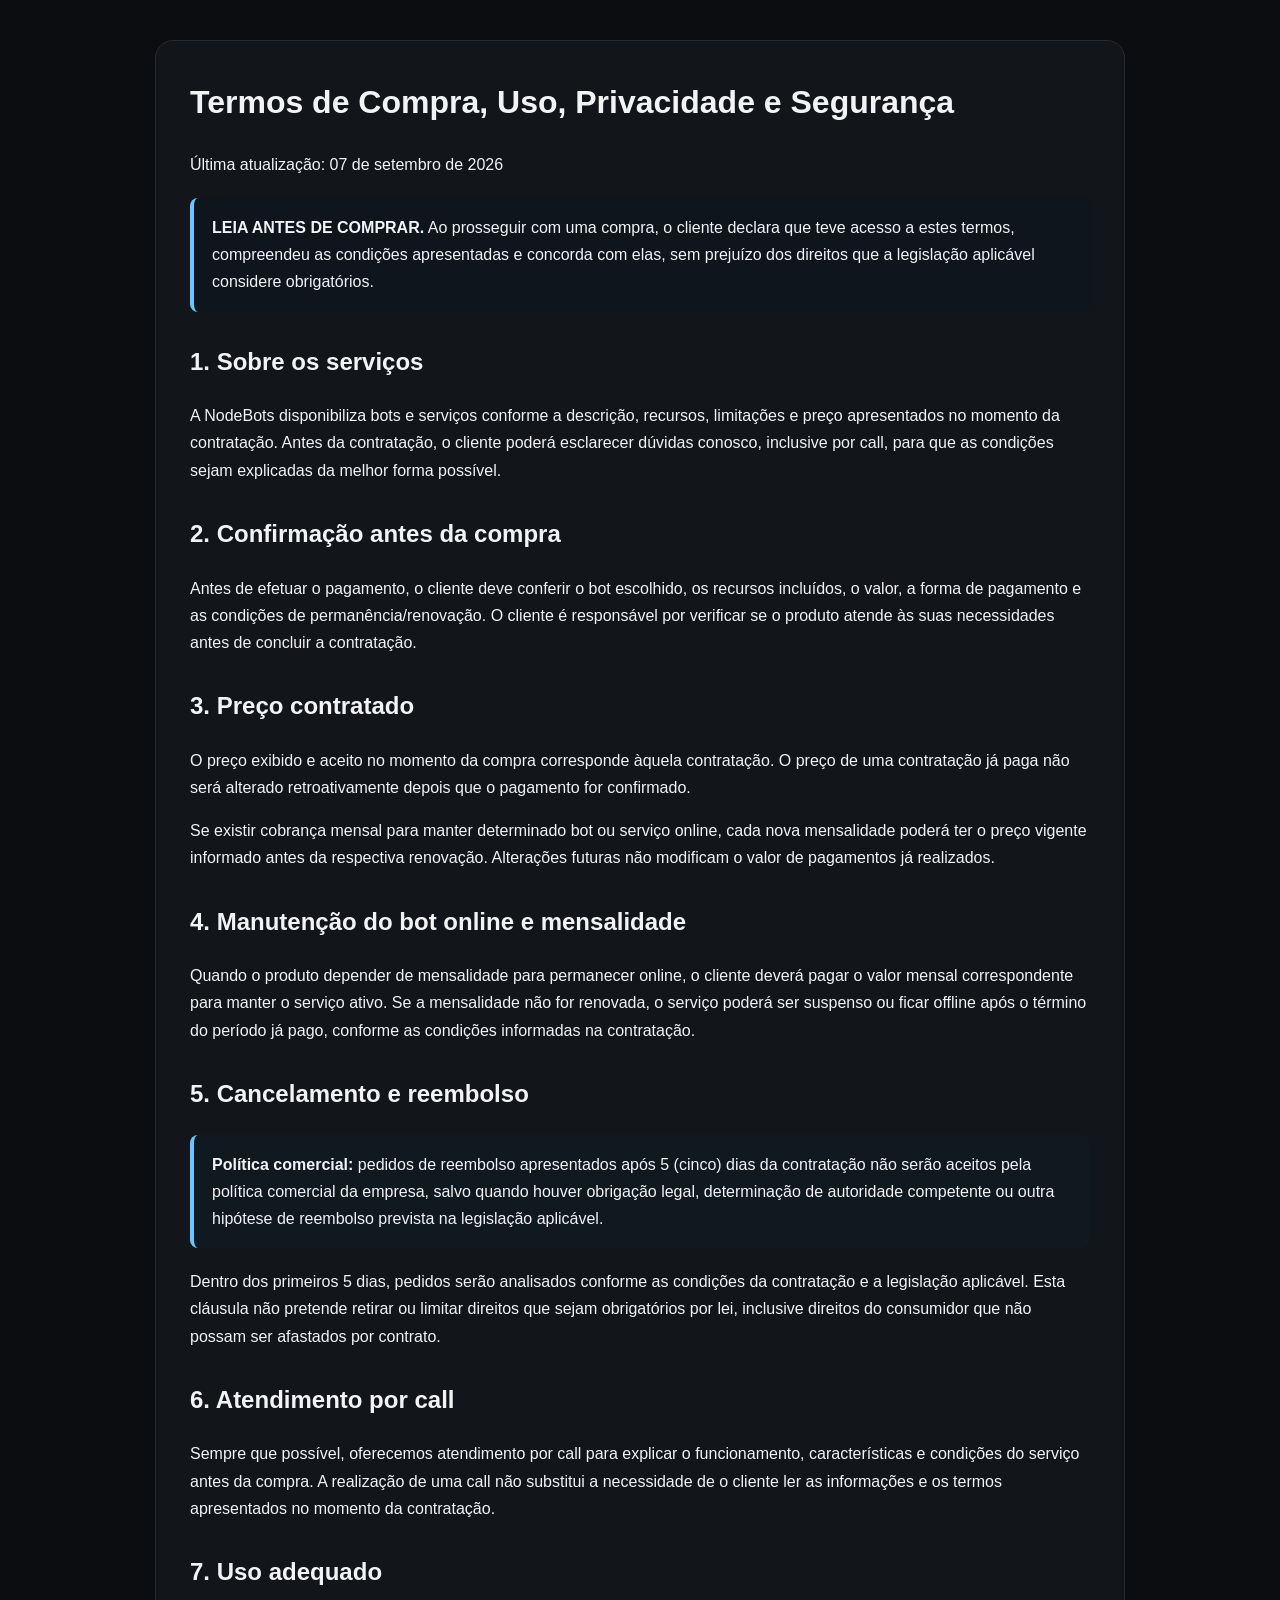
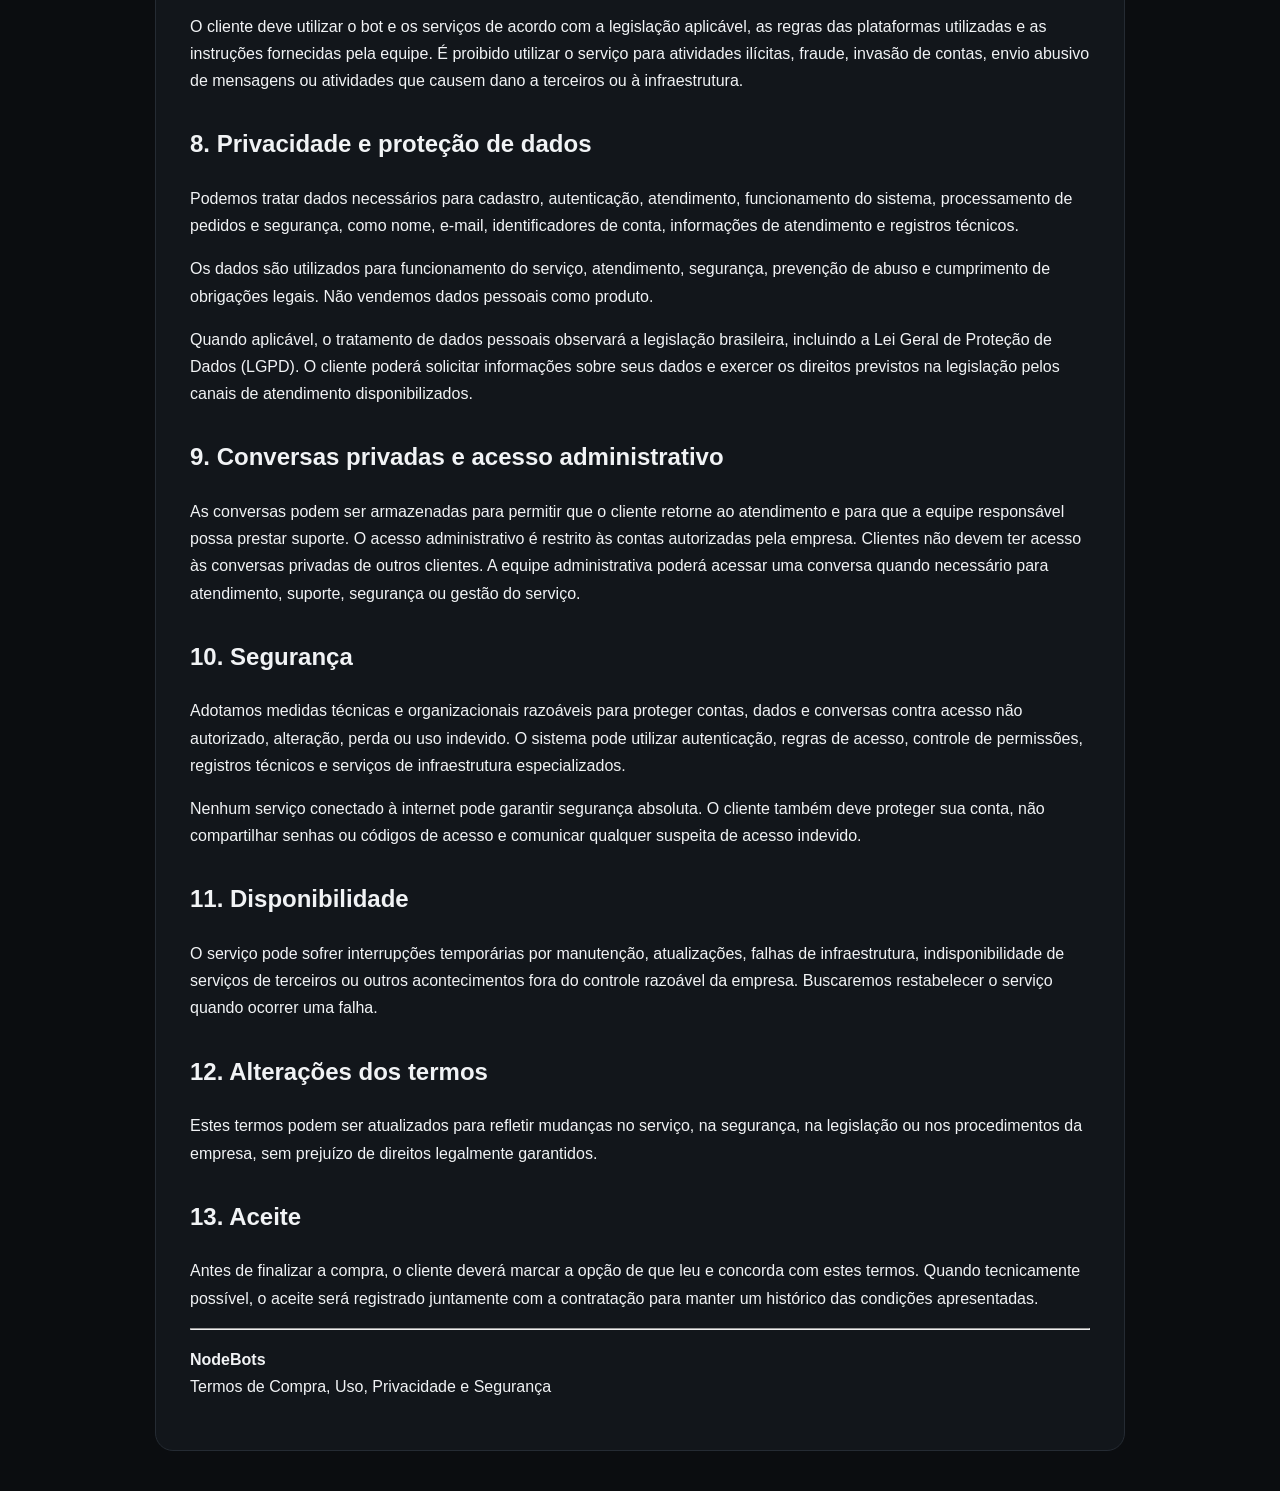
<file: termos.html>
<!DOCTYPE html>
<html lang="pt-BR">
<head>
<meta charset="UTF-8">
<meta name="viewport" content="width=device-width, initial-scale=1.0">
<link rel="icon" type="image/png" href="fotos/favicon.png">
<title>Termos de Compra, Uso, Privacidade e Segurança</title>
<style>
body{margin:0;background:#0b0d10;color:#f1f3f5;font-family:Arial,sans-serif;line-height:1.7}
main{max-width:900px;margin:40px auto;padding:34px;background:#12161b;border:1px solid #252b33;border-radius:18px}
h1{margin-top:0}h2{margin-top:30px}
.notice,.important{padding:16px 18px;border-radius:8px;margin:20px 0}
.notice{border-left:4px solid #69c7ff;background:#0e151c}
.important{border-left:4px solid #69c7ff;background:#101820}
</style>
</head>
<body><main>
<h1>Termos de Compra, Uso, Privacidade e Segurança</h1>
<p>Última atualização: 07 de setembro de 2026</p>

<div class="notice"><strong>LEIA ANTES DE COMPRAR.</strong> Ao prosseguir com uma compra, o cliente declara que teve acesso a estes termos, compreendeu as condições apresentadas e concorda com elas, sem prejuízo dos direitos que a legislação aplicável considere obrigatórios.</div>

<h2>1. Sobre os serviços</h2>
<p>A NodeBots disponibiliza bots e serviços conforme a descrição, recursos, limitações e preço apresentados no momento da contratação. Antes da contratação, o cliente poderá esclarecer dúvidas conosco, inclusive por call, para que as condições sejam explicadas da melhor forma possível.</p>

<h2>2. Confirmação antes da compra</h2>
<p>Antes de efetuar o pagamento, o cliente deve conferir o bot escolhido, os recursos incluídos, o valor, a forma de pagamento e as condições de permanência/renovação. O cliente é responsável por verificar se o produto atende às suas necessidades antes de concluir a contratação.</p>

<h2>3. Preço contratado</h2>
<p>O preço exibido e aceito no momento da compra corresponde àquela contratação. O preço de uma contratação já paga não será alterado retroativamente depois que o pagamento for confirmado.</p>
<p>Se existir cobrança mensal para manter determinado bot ou serviço online, cada nova mensalidade poderá ter o preço vigente informado antes da respectiva renovação. Alterações futuras não modificam o valor de pagamentos já realizados.</p>

<h2>4. Manutenção do bot online e mensalidade</h2>
<p>Quando o produto depender de mensalidade para permanecer online, o cliente deverá pagar o valor mensal correspondente para manter o serviço ativo. Se a mensalidade não for renovada, o serviço poderá ser suspenso ou ficar offline após o término do período já pago, conforme as condições informadas na contratação.</p>

<h2>5. Cancelamento e reembolso</h2>
<div class="important"><strong>Política comercial:</strong> pedidos de reembolso apresentados após 5 (cinco) dias da contratação não serão aceitos pela política comercial da empresa, salvo quando houver obrigação legal, determinação de autoridade competente ou outra hipótese de reembolso prevista na legislação aplicável.</div>
<p>Dentro dos primeiros 5 dias, pedidos serão analisados conforme as condições da contratação e a legislação aplicável. Esta cláusula não pretende retirar ou limitar direitos que sejam obrigatórios por lei, inclusive direitos do consumidor que não possam ser afastados por contrato.</p>

<h2>6. Atendimento por call</h2>
<p>Sempre que possível, oferecemos atendimento por call para explicar o funcionamento, características e condições do serviço antes da compra. A realização de uma call não substitui a necessidade de o cliente ler as informações e os termos apresentados no momento da contratação.</p>

<h2>7. Uso adequado</h2>
<p>O cliente deve utilizar o bot e os serviços de acordo com a legislação aplicável, as regras das plataformas utilizadas e as instruções fornecidas pela equipe. É proibido utilizar o serviço para atividades ilícitas, fraude, invasão de contas, envio abusivo de mensagens ou atividades que causem dano a terceiros ou à infraestrutura.</p>

<h2>8. Privacidade e proteção de dados</h2>
<p>Podemos tratar dados necessários para cadastro, autenticação, atendimento, funcionamento do sistema, processamento de pedidos e segurança, como nome, e-mail, identificadores de conta, informações de atendimento e registros técnicos.</p>
<p>Os dados são utilizados para funcionamento do serviço, atendimento, segurança, prevenção de abuso e cumprimento de obrigações legais. Não vendemos dados pessoais como produto.</p>
<p>Quando aplicável, o tratamento de dados pessoais observará a legislação brasileira, incluindo a Lei Geral de Proteção de Dados (LGPD). O cliente poderá solicitar informações sobre seus dados e exercer os direitos previstos na legislação pelos canais de atendimento disponibilizados.</p>

<h2>9. Conversas privadas e acesso administrativo</h2>
<p>As conversas podem ser armazenadas para permitir que o cliente retorne ao atendimento e para que a equipe responsável possa prestar suporte. O acesso administrativo é restrito às contas autorizadas pela empresa. Clientes não devem ter acesso às conversas privadas de outros clientes. A equipe administrativa poderá acessar uma conversa quando necessário para atendimento, suporte, segurança ou gestão do serviço.</p>

<h2>10. Segurança</h2>
<p>Adotamos medidas técnicas e organizacionais razoáveis para proteger contas, dados e conversas contra acesso não autorizado, alteração, perda ou uso indevido. O sistema pode utilizar autenticação, regras de acesso, controle de permissões, registros técnicos e serviços de infraestrutura especializados.</p>
<p>Nenhum serviço conectado à internet pode garantir segurança absoluta. O cliente também deve proteger sua conta, não compartilhar senhas ou códigos de acesso e comunicar qualquer suspeita de acesso indevido.</p>

<h2>11. Disponibilidade</h2>
<p>O serviço pode sofrer interrupções temporárias por manutenção, atualizações, falhas de infraestrutura, indisponibilidade de serviços de terceiros ou outros acontecimentos fora do controle razoável da empresa. Buscaremos restabelecer o serviço quando ocorrer uma falha.</p>

<h2>12. Alterações dos termos</h2>
<p>Estes termos podem ser atualizados para refletir mudanças no serviço, na segurança, na legislação ou nos procedimentos da empresa, sem prejuízo de direitos legalmente garantidos.</p>

<h2>13. Aceite</h2>
<p>Antes de finalizar a compra, o cliente deverá marcar a opção de que leu e concorda com estes termos. Quando tecnicamente possível, o aceite será registrado juntamente com a contratação para manter um histórico das condições apresentadas.</p>

<hr><p><strong>NodeBots</strong><br>Termos de Compra, Uso, Privacidade e Segurança</p>
</main></body></html>
</file>
